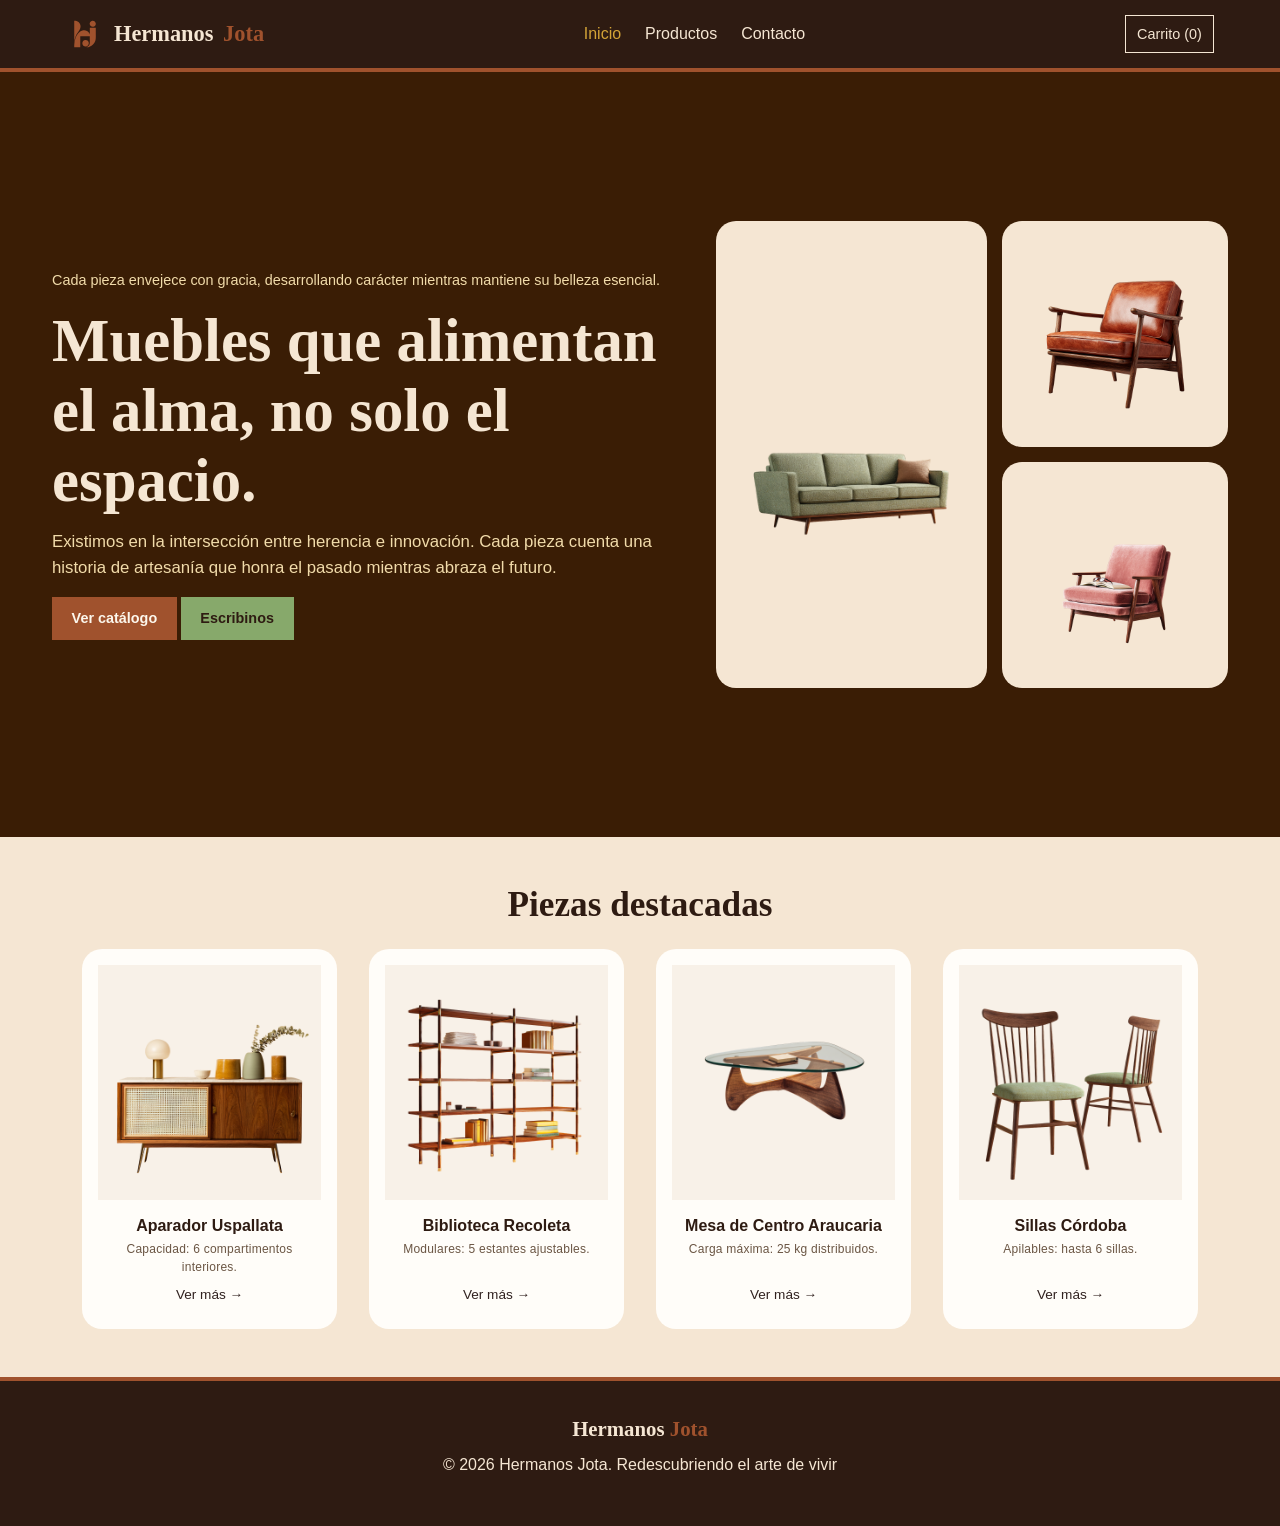
<file: index.html>
<!DOCTYPE html>
<html lang="es">
<head>
    <meta charset="UTF-8">
    <meta name="viewport" content="width=device-width, initial-scale=1.0">
    <title>Mueblería Hermanos Jota</title>
    <link rel="stylesheet" href="estilos.css" />
</head>
<body>
 <header class="encabezado">
    <div class="contenedor nav">
      <a href="index.html" class="nav__marca">
        <img src="img/logo.svg" alt="" class="nav__logo" />
        Hermanos <span>Jota</span>
      </a>

      <input class="nav__checkbox" type="checkbox" id="menu-toggle" />
      <label class="nav__toggle" for="menu-toggle"><span aria-hidden="true">☰</span></label>

      <ul class="nav__menu" id="menu">
        <li><a href="index.html" aria-current="page">Inicio</a></li>
        <li><a href="productos.html">Productos</a></li>
        <li><a href="contacto.html">Contacto</a></li>
      </ul>

      <span class="boton-carrito">Carrito (<span id="contador-carrito">0</span>)</span>
    </div>
  </header>


    <main>
    <section class="hero">
      <div class="contenedor hero__contenido">
        <div class="hero__texto">
          <p>Cada pieza envejece con gracia, desarrollando carácter mientras mantiene su belleza esencial.</p>
          <h1 class="hero__titulo">Muebles que alimentan el alma, no solo el espacio.</h1>
          <p class="hero__parrafo">Existimos en la intersección entre herencia e innovación. Cada pieza cuenta una historia de artesanía que honra el pasado mientras abraza el futuro.</p>
          <div class="hero__acciones">
            <a href="productos.html" class="boton boton--primario">Ver catálogo</a>
            <a href="contacto.html" class="boton boton--salvia">Escribinos</a>
          </div>
        </div>
        <div class="hero__galeria">
          <div class="hero__foto hero__foto--grande">
            <img src="img/sofaPatagonia.png" alt="Sofá Patagonia" />
          </div>
          <div class="hero__foto">
            <img src="img/sillonCopacabana.png" alt="Sillón Copacabana" />
          </div>
          <div class="hero__foto">
            <img src="img/butacaMendoza.png" alt="Butaca Mendoza" />
          </div>
        </div>
      </div>
    </section>

    <section class="seccion">
      <div class="contenedor">
        <h2 class="seccion__titulo">Piezas destacadas</h2>
        <div class="grilla-productos" id="destacados">
        </div>
      </div>
    </section>
    </main>

  <footer class="pie-pagina">
    <div class="contenedor">
      <p class="pie-pagina__marca">Hermanos <span>Jota</span></p>
      <p>© 2026 Hermanos Jota. Redescubriendo el arte de vivir</p>
    </div>
  </footer>

  <script src="js/productos.js"></script>
  <script src="js/carrito.js"></script>
  <script src="js/index.js"></script>

</body>
</html>
</file>
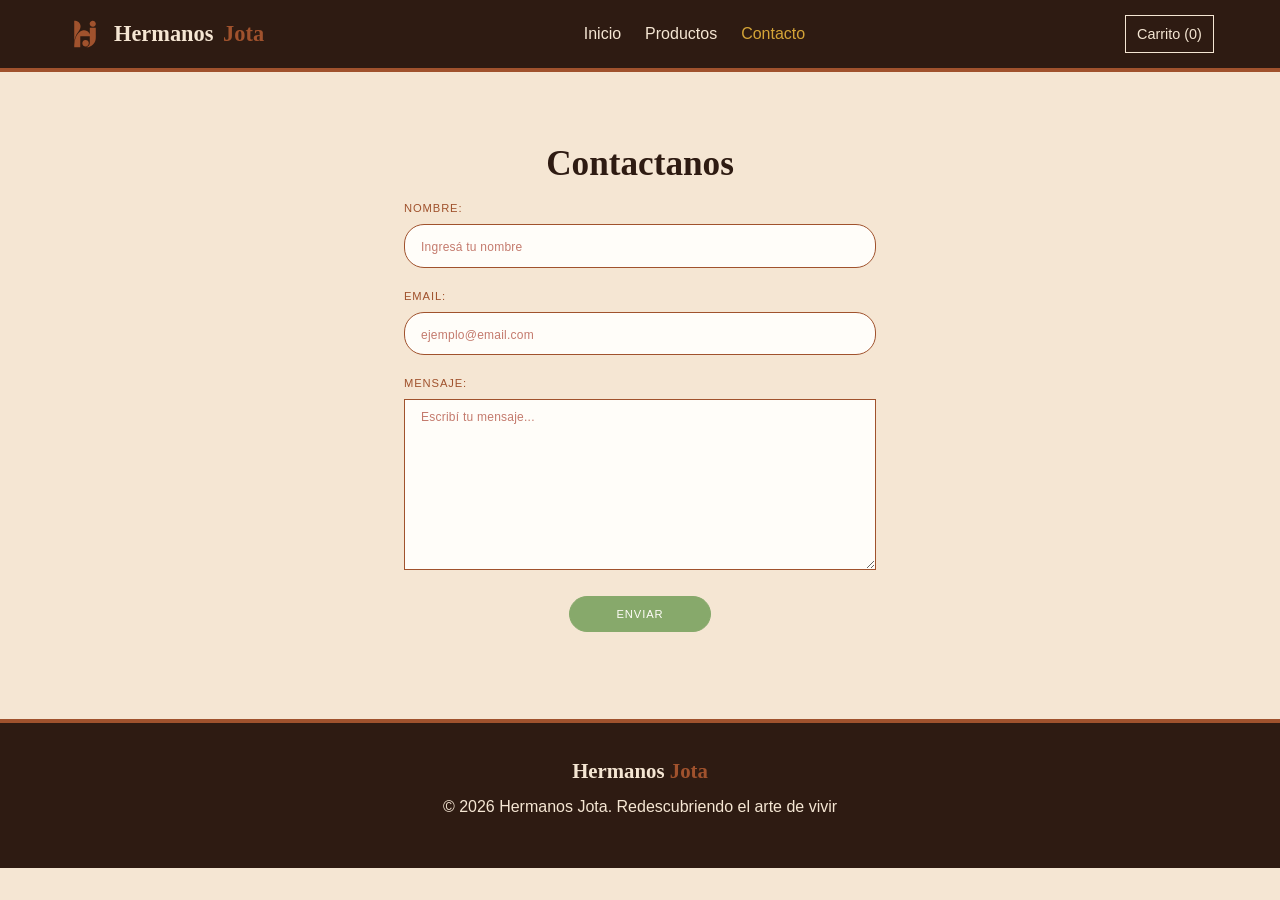
<file: contacto.html>
<!DOCTYPE html>
<html lang="es">
<head>
    <meta charset="UTF-8">
    <meta name="viewport" content="width=device-width, initial-scale=1.0">
    <title>Mueblería Hermanos Jota</title>
    <link rel="stylesheet" href="estilos.css" />
</head>
<body>
 <header class="encabezado">
    <div class="contenedor nav">
      <a href="index.html" class="nav__marca">
        <img src="img/logo.svg" alt="" class="nav__logo" />
        Hermanos <span>Jota</span>
      </a>

      <input class="nav__checkbox" type="checkbox" id="menu-toggle" />
      <label class="nav__toggle" for="menu-toggle"><span aria-hidden="true">☰</span></label>

      <ul class="nav__menu" id="menu">
        <li><a href="index.html">Inicio</a></li>
        <li><a href="productos.html">Productos</a></li>
        <li><a href="contacto.html" aria-current="page">Contacto</a></li>
      </ul>

      <span class="boton-carrito">Carrito (<span id="contador-carrito">0</span>)</span>
    </div>
  </header>


    <main>
    <section class="seccion seccion--contacto">
      <div class="contacto" id="contacto">
        <h2 class="seccion__titulo">Contactanos</h2>

            <form id="form-contacto">

                <div>
                    <label for="nombre">Nombre:</label>
                    <input
                    type="text"
                    id="nombre"
                    name="nombre"
                    placeholder="Ingresá tu nombre"
                    >
        
                </div>
                <div>
                    <label for="email">Email:</label>
                    <input
                    type="email"
                    id="email"
                    name="email"
                    placeholder="ejemplo@email.com"
                    >
                </div>
                <div>
                    <label for="mensaje">Mensaje:</label>
                    <textarea
                    id="mensaje"
                    name="mensaje"
                    rows="6"
                    placeholder="Escribí tu mensaje..."
                    ></textarea>
                </div>

                <button type="submit">Enviar</button>
                <p id="mensaje-exito"></p>
            </form>
      </div>
    </section>
    </main>

  <footer class="pie-pagina">
    <div class="contenedor">
      <p class="pie-pagina__marca">Hermanos <span>Jota</span></p>
      <p>© 2026 Hermanos Jota. Redescubriendo el arte de vivir</p>
    </div>
  </footer>

  <script src="js/contacto.js"></script>
  <script src="js/carrito.js"></script>

</body>
</html>
</file>
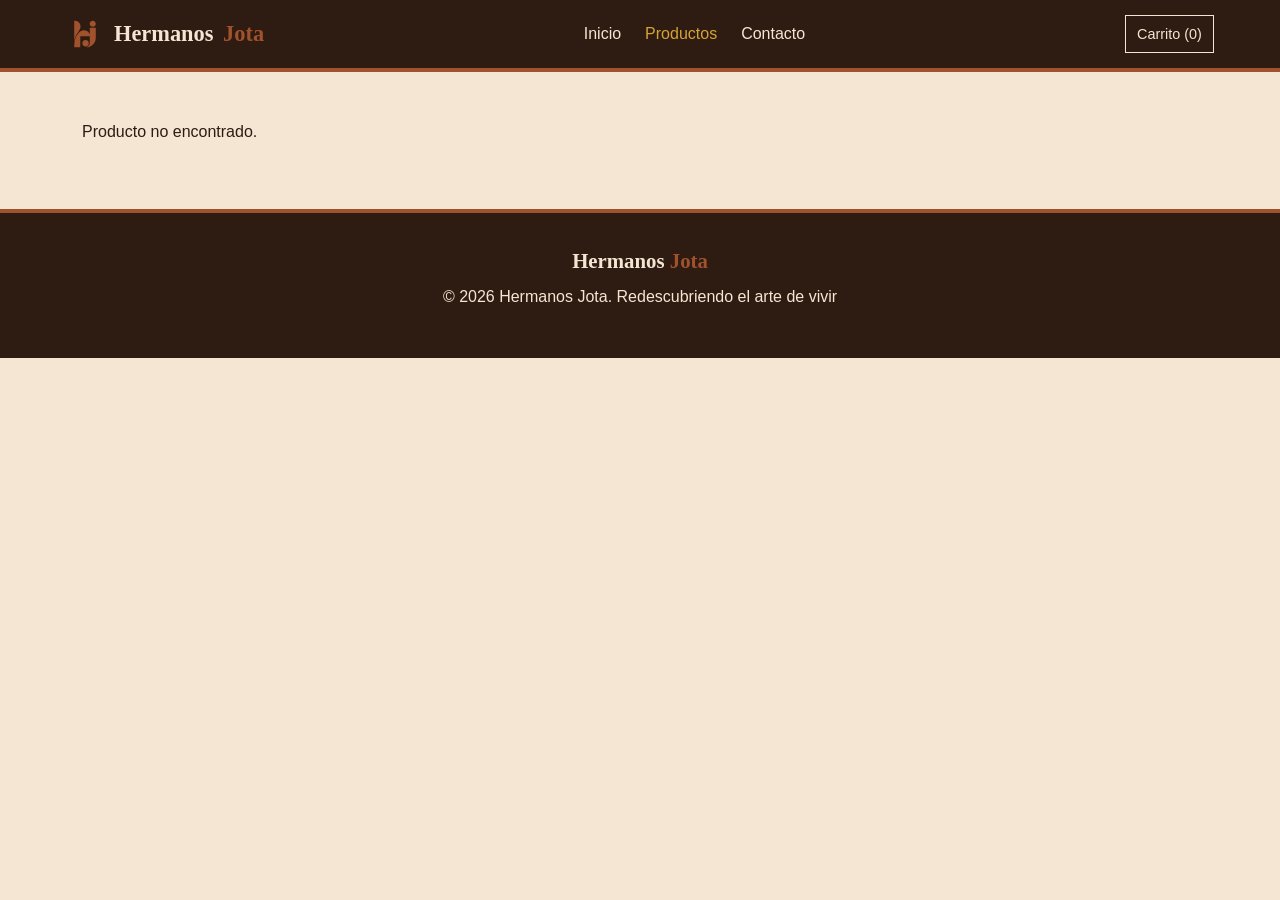
<file: producto.html>
<!DOCTYPE html>
<html lang="es">
<head>
    <meta charset="UTF-8">
    <meta name="viewport" content="width=device-width, initial-scale=1.0">
    <title>Mueblería Hermanos Jota</title>
    <link rel="stylesheet" href="estilos.css" />
</head>
<body>
 <header class="encabezado">
    <div class="contenedor nav">
      <a href="index.html" class="nav__marca">
        <img src="img/logo.svg" alt="" class="nav__logo" />
        Hermanos <span>Jota</span>
      </a>

      <input class="nav__checkbox" type="checkbox" id="menu-toggle" />
      <label class="nav__toggle" for="menu-toggle"><span aria-hidden="true">☰</span></label>

      <ul class="nav__menu" id="menu">
        <li><a href="index.html">Inicio</a></li>
        <li><a href="productos.html" aria-current="page">Productos</a></li>
        <li><a href="contacto.html">Contacto</a></li>
      </ul>

      <span class="boton-carrito">Carrito (<span id="contador-carrito">0</span>)</span>
    </div>
  </header>


    <main>
    <section class="seccion">
      <div class="contenedor detalle-producto" id="detalle">
        <p>Cargando producto…</p>
      </div>
    </section>
    </main>

  <footer class="pie-pagina">
    <div class="contenedor">
      <p class="pie-pagina__marca">Hermanos <span>Jota</span></p>
      <p>© 2026 Hermanos Jota. Redescubriendo el arte de vivir</p>
    </div>
  </footer>

  <script src="js/productos.js"></script>
  <script src="js/carrito.js"></script>
  <script src="js/detalle.js"></script>

</body>
</html>
</file>
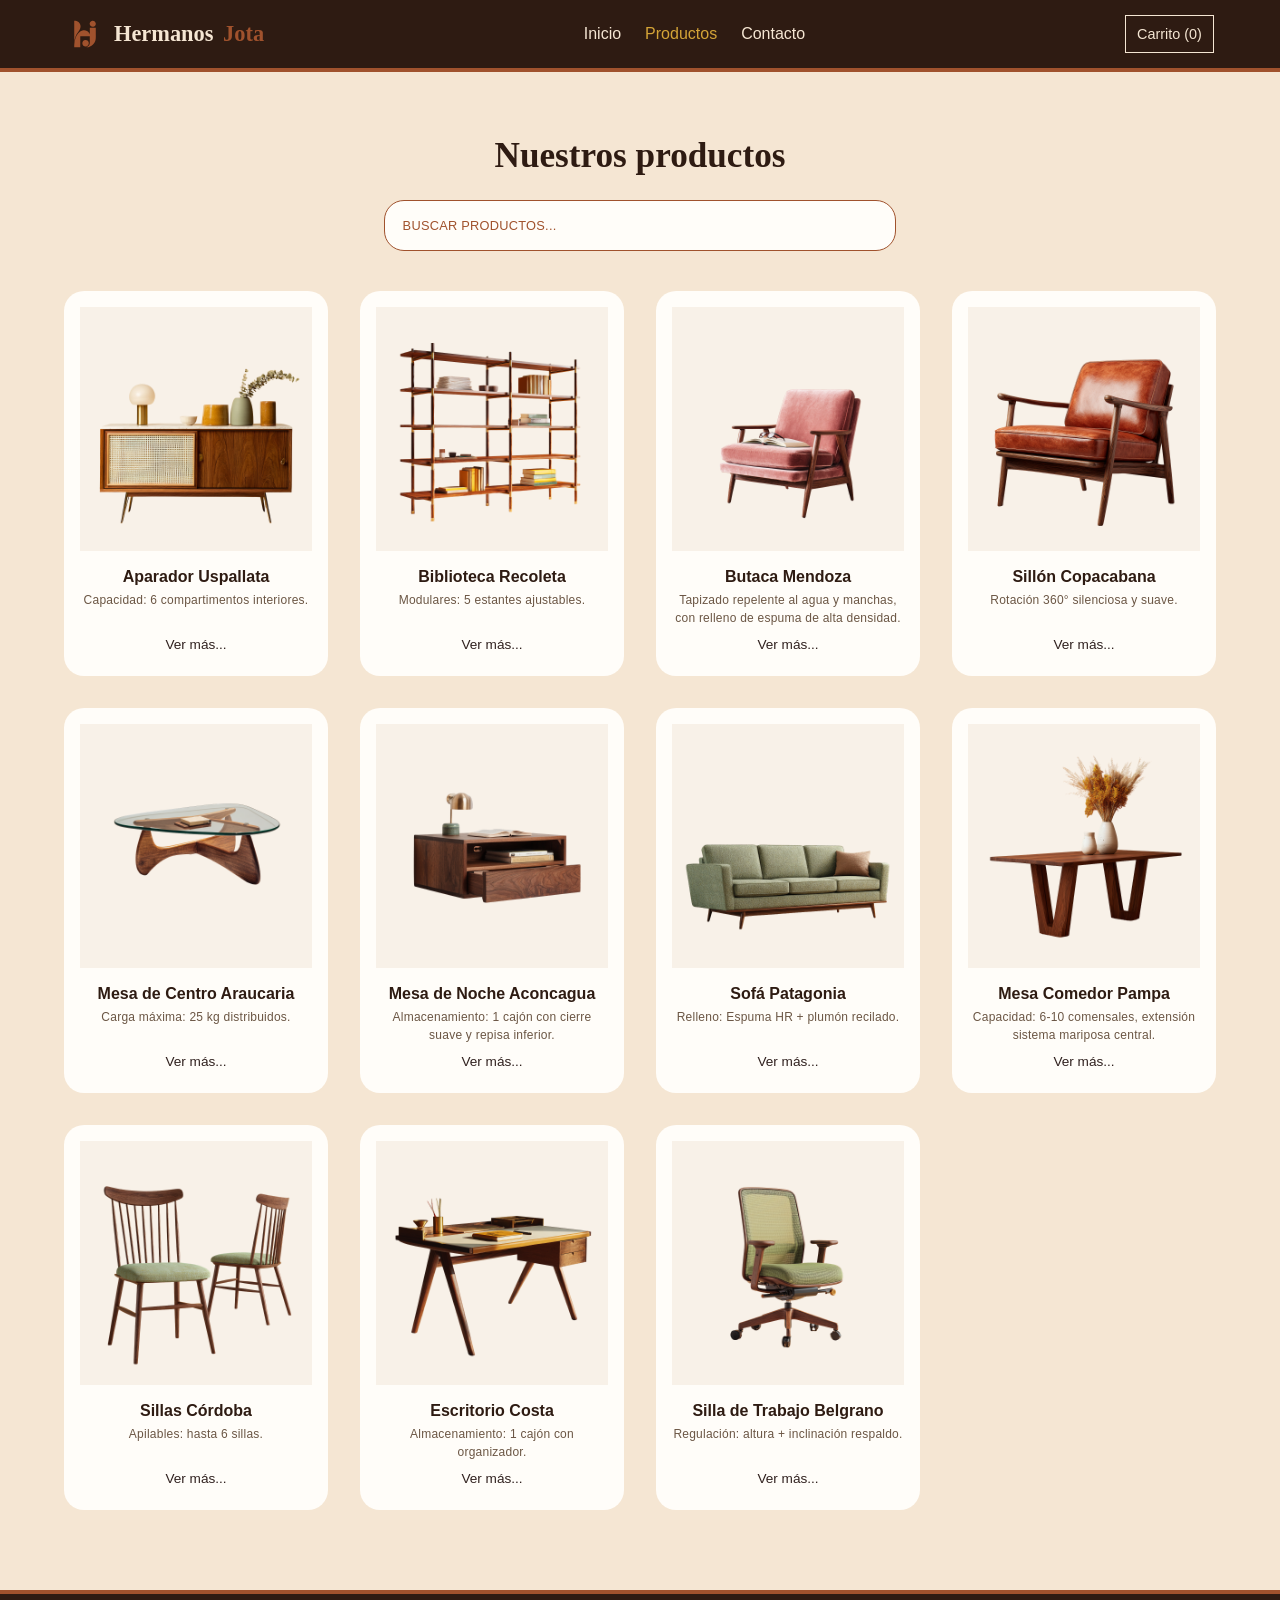
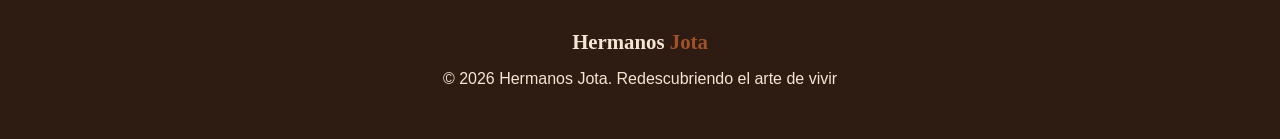
<file: productos.html>
<!DOCTYPE html>
<html lang="es">
<head>
    <meta charset="UTF-8">
    <meta name="viewport" content="width=device-width, initial-scale=1.0">
    <title>Mueblería Hermanos Jota</title>
    <link rel="stylesheet" href="estilos.css" />
</head>
<body>
 <header class="encabezado">
    <div class="contenedor nav">
      <a href="index.html" class="nav__marca">
        <img src="img/logo.svg" alt="" class="nav__logo" />
        Hermanos <span>Jota</span>
      </a>

      <input class="nav__checkbox" type="checkbox" id="menu-toggle" />
      <label class="nav__toggle" for="menu-toggle"><span aria-hidden="true">☰</span></label>

      <ul class="nav__menu" id="menu">
        <li><a href="index.html">Inicio</a></li>
        <li><a href="productos.html" aria-current="page">Productos</a></li>
        <li><a href="contacto.html">Contacto</a></li>
      </ul>

      <span class="boton-carrito">Carrito (<span id="contador-carrito">0</span>)</span>

    </div>
  </header>


    <main>
    <section id="catalogo">

        <h2 class="seccion__titulo">Nuestros productos</h2>
        <div class="buscador">
            <input
                type="search"
                id="buscador"
                placeholder="Buscar productos..."
            >
        </div>
        <div id="catalogo-container"></div>
    </section>


  <footer class="pie-pagina">
    <div class="contenedor">
      <p class="pie-pagina__marca">Hermanos <span>Jota</span></p>
      <p>© 2026 Hermanos Jota. Redescubriendo el arte de vivir</p>
    </div>
  </footer>

  <script src="js/productos.js"></script>
  <script src="js/carrito.js"></script>

</body>
</html>
</file>
<file: estilos.css>
* {
  box-sizing: border-box;
}

body {
  margin: 0;
  background-color: #f5e6d3;
  color: #2e1b12;
  font-family: "Segoe UI", Arial, sans-serif;
  line-height: 1.55;
  overflow-x: hidden;
}

img {
  max-width: 100%;
  display: block;
}

a {
  color: inherit;
  text-decoration: none;
}

ul {
  margin: 0;
  padding: 0;
  list-style: none;
}

h1,
h2,
h3 {
  font-family: "Segoe UI", Arial, sans-serif;
  font-weight: 700;
  line-height: 1.15;
  margin: 0;
}

.hero__titulo,
.seccion__titulo {
  font-family: Georgia, "Times New Roman", serif;
}

p {
  margin: 0 0 1em;
}

.contenedor {
  width: 100%;
  max-width: 1180px;
  margin: 0 auto;
  padding: 0 clamp(1rem, 4vw, 2rem);
}

.encabezado {
  background: #2e1b12;
  color: #f5e6d3;
  border-bottom: 4px solid #a0522d;
}

.nav {
  display: flex;
  align-items: center;
  justify-content: space-between;
  flex-wrap: wrap;
  gap: 1rem;
  padding: 0.85rem 1rem;
}

.nav__marca {
  display: flex;
  align-items: center;
  gap: 0.6rem;
  font-family: Georgia, "Times New Roman", serif;
  font-weight: 700;
  font-size: 1.4rem;
  color: #f5e6d3;
}

.nav__logo {
  width: 2.4rem;
  height: 2.4rem;
}

.nav__toggle {
  display: inline-flex;
  align-items: center;
  gap: 0.35rem;
  background: none;
  border: 1px solid #f5e6d3;
  color: #f5e6d3;
  font-size: 1.2rem;
  padding: 0.3rem 0.6rem;
  cursor: pointer;
}

.nav__checkbox {
  position: absolute;
  opacity: 0;
}

.nav__checkbox:focus-visible + .nav__toggle {
  outline: 2px solid #d4a437;
  outline-offset: 3px;
}

.nav__menu {
  display: none;
  flex-direction: column;
  width: 100%;
  gap: 0.5rem;
}

.nav__checkbox:checked ~ .nav__menu {
  display: flex;
}

.nav__menu a {
  display: block;
  padding: 0.5rem 0;
  font-weight: 500;
}

.nav__menu a[aria-current="page"] {
  color: #d4a437;
}

.nav__marca span, .pie-pagina__marca span {
  color: #a0522d;
}

.boton-carrito {
  border: 1px solid #f5e6d3;
  padding: 0.4rem 0.7rem;
  font-size: 0.9rem;
  font-weight: 500;
  color: #f5e6d3;
}

.hero {
  background:  rgb(58, 29, 5);
  color: #f5e6d3;
  min-height: 85vh;
  display: flex;
  align-items: center;
  padding: 4rem 0;
}

.hero > .contenedor {
  max-width: 1240px;
}

.hero__contenido {
  display: flex;
  flex-direction: column;
  gap: 2rem;
  align-items: center;
}

.hero__texto {
  min-width: 0;
  color:  #f1dbaa;
  font-size: 0.9rem;
}

.hero__titulo {
  font-size: clamp(2.2rem, 8vw, 3.8rem);
  margin-bottom: 0.8rem;
  color: #f5e6d3;
}

.hero__parrafo {
  width: 100%;
  max-width: none;
  font-size: clamp(0.85rem, 2vw, 1.05rem);
}

.hero__galeria {
  display: grid;
  grid-template-columns: minmax(0, 1fr);
  gap: 0.9rem;
  width: clamp(14rem, 75vw, 22rem);
  min-width: 0;
}

.hero__foto {
  background: #f5e6d3;
  border-radius: 1.25rem;
  padding: clamp(0.65rem, 3vw, 1rem);
  display: flex;
  align-items: center;
  justify-content: center;
  min-width: 0;
}

.boton {
  display: inline-block;
  padding: 0.5rem 1.1rem;
  font-family: "Segoe UI", Arial, sans-serif;
  font-weight: 600;
  border: 2px solid;
  cursor: pointer;
}

.boton--primario {
  background: #a0522d;
  border-color: #a0522d;
  color: #fcf7ec;
}

.boton--salvia {
  background: #87a96b;
  border-color: #87a96b;
  color: #2e1b12;
}

.pie-pagina {
  background: #2e1b12;
  color: #f5e6d3;
  padding: 2rem 0;
  border-top: 4px solid #a0522d;
  text-align: center;
}

.pie-pagina__marca {
  align-items: center;
  font-family: Georgia, "Times New Roman", serif;
  font-weight: 700;
  font-size: 1.3rem;
  margin-bottom: 0.5rem;
}

.seccion {
  padding: 3rem 0;
}

.seccion__titulo {
  margin-bottom: 1.5rem;
  font-size: clamp(1.6rem, 5vw, 2.2rem);
  text-align: center;
}

.seccion__titulo, .hero__titulo {
  font-family: Georgia, "Times New Roman", serif;
}

#catalogo { 
  padding: 2.5rem 1.25rem 3.5rem; 
}

.buscador { 
  display: flex; 
  justify-content: center; 
  margin: 0 auto 2rem; 
}

.buscador input {
  width: 100%;
  max-width: 28rem;
  border: 1px solid #a0522d;
  border-radius: 20px;
  background: #fffdf9;
  color: #2e1b12;
  font: inherit;
  padding: 0.75rem 1.1rem;
}

.buscador input::placeholder {
  color: #a0522d;
  font-size: 0.8rem;
  letter-spacing: 0.02em;
  text-transform: uppercase;
}

.buscador input:focus {
  border-color: #d4a437;
  outline: none;
  box-shadow: 0 0 0 2px rgb(212 164 55 / 25%);
}

#catalogo-container, #destacados {
  display: grid;
  max-width: 1200px;
  margin: 0 auto;
  grid-template-columns: 1fr;
  gap: 1.5rem;
}

.producto {
  display: flex;
  flex-direction: column;
  align-items: center;
  height: 100%;
  border-radius: 20px;
  background: #fffdf9;
  padding: 1rem 1rem 1.35rem;
  text-align: center;
}

.producto img {
  width: 100%;
  aspect-ratio: 1 / 1.05;
  margin-bottom: 1.1rem;
  background: #f8f1e8;
  object-fit: contain;
  object-position: center;
}

.producto h3 { margin-bottom: 0.25rem; font-size: 1rem; }

.producto p {
  margin-bottom: 0.35rem;
  color:   #6b5644;
  font-size: 0.75rem;
  letter-spacing: 0.02em;
}

.tarjeta-producto__visual, .tarjeta-producto__cuerpo {
  display: flex;
  flex: 1;
  flex-direction: column;
  width: 100%;
}

.producto > a:last-child, .tarjeta-producto__pie { margin-top: auto; }

.detalle-producto { display: flex; flex-direction: column; gap: 2rem; }

.detalle-producto__visual {
  display: flex;
  align-items: center;
  justify-content: center;
  width: min(100%, 26rem);
  aspect-ratio: 1 / 0.9;
  margin: 0 auto;
  background: #2e1b12;
  padding: 2rem;
}

.detalle-producto__imagen { 
  width: min(100%, 21rem); 
  height: auto; 
  object-fit: contain; 
}

.detalle-producto__descripcion { 
  display: flex; 
  flex: 1; 
  flex-direction: column; 
  min-width: 0; 
  gap: 0.7rem; 
}

.detalle-producto__info { 
  color: #6b5644; 
}

.confirmacion-carrito { 
  display: none; 
  color: #87a96b; 
  font-weight: 500; 
}

.confirmacion-carrito--visible { 
  display: block; 
}

.enlace-ver-mas { 
  margin-top: auto; 
  font-size: 0.85rem; 
  color: #30211f; 
  font-weight: 500; 
}

#contacto {
  padding: 1rem 1.25rem 1.5rem;
  background-color: #F5E6D3;
}

#contacto .seccion__titulo {
  margin-bottom: 0.5rem;
}

.seccion--contacto {
  padding-bottom: 1rem;
}

#form-contacto {
  display: flex;
  flex-direction: column;
  gap: 1.25rem;
  max-width: 32rem;
  margin: 0 auto;
  padding: 0.5rem 1.25rem;
  background-color: #F5E6D3;
}

#form-contacto div {
  display: flex;
  flex-direction: column;
  gap: 0.4rem;
}

#form-contacto label {
  font-family: "Segoe UI", Arial, sans-serif;
  font-weight: 500;
  font-size: 0.7rem;
  text-transform: uppercase;
  letter-spacing: 0.08em;
  color: #A0522D;
}

#form-contacto input,
#form-contacto textarea {
  width: 100%;
  padding: 0.5rem 1rem;
  border: 1px solid #A0522D;
  background-color: #fffdf9;
  color: #3d2918;
  font-family: "Segoe UI", Arial, sans-serif;
  font-weight: 400;
  font-size: 12pt;
  line-height: 1.6;
}

#form-contacto input {
  border-radius: 20px 20px 20px 20px;
}

#form-contacto textarea {
  resize: vertical;
  min-height: 8rem;
}

#form-contacto input::placeholder,
#form-contacto textarea::placeholder {
  font-family: "Segoe UI", Arial, sans-serif;
  font-weight: 300;
  font-size: 9pt;
  letter-spacing: 0.02em;
  color: #C47A6D;
}

#form-contacto input:hover,
#form-contacto textarea:hover {
  border-color: #D4A437;
}

#form-contacto input:focus,
#form-contacto textarea:focus {
  outline: none;
  border-color: #D4A437;
  box-shadow: 0 0 0 2px rgba(212, 164, 55, 0.25);
}


#form-contacto button[type="submit"] {
  display: block;
  margin: 0.35rem auto 0;
  margin-top: 0.35rem;
  width: 30%;
  padding: 0.7rem 1rem;
  border: 1px solid #87A96B;

  background-color: #87A96B;

  color: #fffdf9;
  font-family: "Segoe UI", Arial, sans-serif;
  font-weight: 500;
  font-size: 0.7rem;
  text-transform: uppercase;
  letter-spacing: 0.08em;
  cursor: pointer;
  border-radius: 20px 20px 20px 20px;
}

#form-contacto button[type="submit"]:hover,
#form-contacto button[type="submit"]:focus {
  background-color: #A0522D;
  color: #fffdf9;
}

#form-contacto button[type="submit"]:active {
  background-color: #87A96B;
  border-color: #87A96B;
}

#mensaje-exito {
  font-family: "Segoe UI", Arial, sans-serif;
  font-weight: 300;
  font-size: 9pt;
  letter-spacing: 0.02em;
  text-align: center;
  color: #87A96B;
  min-height: 1.2em;
}

#mensaje-exito.error {
  color: #C47A6D;
  font-weight: 500;
}




@media (max-width: 480px) {
  .nav { 
    gap: 0.65rem; 
  }
  .nav__marca { 
    font-size: 1.15rem; 
  }
  .nav__logo { 
    width: 2rem; 
    height: 2rem; 
  }
  .boton-carrito { 
    margin-left: auto; 
  }
  .hero__acciones { 
    flex-direction: column; 
  }
  .hero__acciones .boton { 
    width: 100%; 
    text-align: center; 
  }
  .hero__galeria { 
    width: min(100%, 20rem); 
  }
  .seccion { 
    padding: 2.25rem 0; 
  }
  .detalle-producto { 
    gap: 1.25rem; 
  }
  .detalle-producto__visual { 
    padding: 1.25rem; 
  }
}

@media (min-width: 640px) {
  #catalogo { 
    padding: 3rem 2rem 4rem; 
  }
  #contacto {
    padding: 1.25rem 2rem 2rem;
  }
  .seccion--contacto {
    padding-bottom: 1.25rem;
  }
  #catalogo-container, #destacados{ 
    grid-template-columns: repeat(2, 1fr); 
    gap: 1.75rem; 
  }
}

@media (min-width: 780px) {
  .nav__toggle { 
    display: none; 
  }
  .nav__menu { 
    display: flex; 
    flex-direction: row; 
    width: auto; 
    gap: 1.5rem; 
  }
  .hero__contenido, .detalle-producto { 
    flex-direction: row; 
    align-items: center; 
  }
  .hero__texto, .hero__galeria { 
    flex: 1 1 0; 
  }
  .hero__galeria {
    width: 100%;
    max-width: 32rem;
    grid-template-columns: minmax(0, 1.2fr) minmax(0, 1fr);
    grid-template-rows: repeat(2, 1fr);
  }
  .hero__foto { 
    padding: 1.5rem; 
  }
  .hero__foto--grande { 
    grid-row: 1 / span 2; 
  }
  .detalle-producto__visual { 
    flex: 0 1 26rem; 
    margin: 0; 
  }
}

@media (min-width: 1024px) {
  #catalogo { 
    padding: 4rem 4rem 5rem;
  }
  #contacto {
    padding: 1.5rem 4rem 0.75rem;
  }
  .seccion--contacto {
    padding-bottom: 1.25rem;
  }
  .buscador { 
    margin-bottom: 2.5rem; 
  }
  .buscador input { 
    max-width: 32rem; 
  }
  #catalogo-container, #destacados { 
    grid-template-columns: repeat(4, 1fr); 
    gap: 2rem; 
  }
}
</file>
